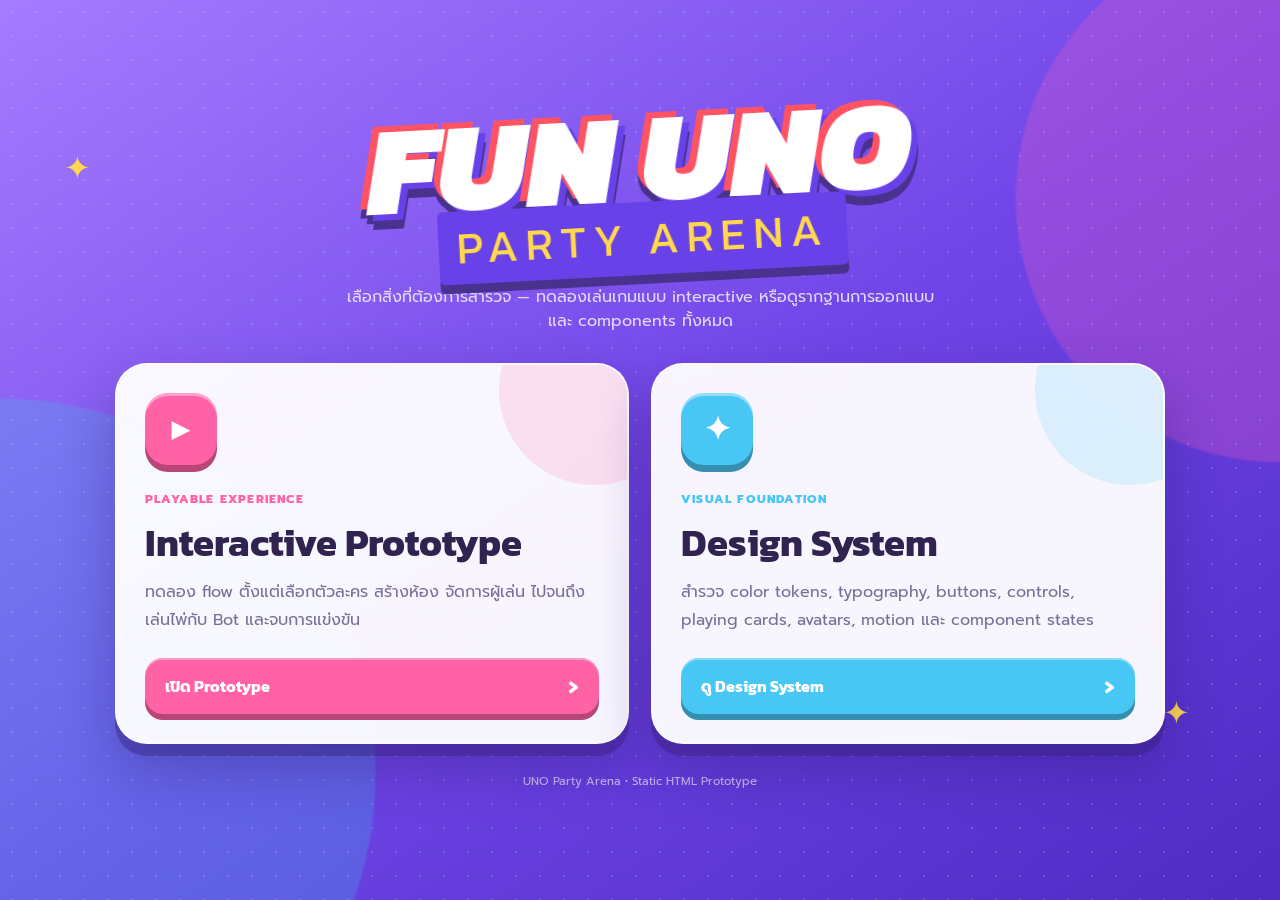
<file: index.html>
<!doctype html>
<html lang="th">
  <head>
    <meta charset="utf-8" />
    <meta name="viewport" content="width=device-width,initial-scale=1" />
    <meta name="theme-color" content="#6842e8" />
    <meta
      name="description"
      content="UNO Party Arena — เลือกดู Interactive Prototype หรือ Design System"
    />
    <title>UNO Party Arena — Project Hub</title>
    <link rel="stylesheet" href="./styles.css" />
    <style>
      .hub {
        min-height: 100svh;
        position: relative;
        overflow: hidden;
        display: grid;
        place-items: center;
        padding: 42px 24px;
        color: #fff;
        background:
          radial-gradient(
            circle at 100% 22%,
            #e65ac74d 0 18%,
            transparent 18.2%
          ),
          radial-gradient(circle at 0 86%, #3bc3eb3d 0 25%, transparent 25.2%),
          linear-gradient(145deg, #a57bff, #7045e8 52%, #4e2bc3);
      }
      .hub::before {
        content: '';
        position: absolute;
        inset: 0;
        pointer-events: none;
        opacity: 0.16;
        background-image: radial-gradient(#fff 1px, transparent 1px);
        background-size: 24px 24px;
      }
      .hub-shell {
        width: min(1050px, 100%);
        position: relative;
        z-index: 1;
        text-align: center;
      }
      .hub-logo {
        margin-bottom: 18px;
      }
      .hub-logo .logo.big {
        margin: 0;
      }
      .hub-copy {
        color: #ffffffc9;
        max-width: 600px;
        margin: 10px auto 30px;
      }
      .hub-options {
        display: grid;
        grid-template-columns: repeat(2, minmax(0, 1fr));
        gap: 22px;
      }
      .hub-card {
        min-height: 330px;
        position: relative;
        overflow: hidden;
        display: flex;
        flex-direction: column;
        align-items: flex-start;
        text-align: left;
        padding: 28px;
        border: 2px solid #ffffff5c;
        border-radius: 32px;
        color: var(--text);
        background: #fffffff2;
        box-shadow:
          0 12px 0 #34207866,
          0 25px 55px #29146255;
        text-decoration: none;
        transition:
          transform 0.22s var(--bounce),
          box-shadow 0.22s;
      }
      .hub-card:hover {
        transform: translateY(-7px) rotate(-0.4deg);
        box-shadow:
          0 17px 0 #34207866,
          0 32px 65px #29146266;
      }
      .hub-card:nth-child(2):hover {
        transform: translateY(-7px) rotate(0.4deg);
      }
      .hub-card::after {
        content: '';
        position: absolute;
        width: 190px;
        height: 190px;
        border-radius: 50%;
        right: -62px;
        top: -70px;
        background: var(--card-accent);
        opacity: 0.16;
      }
      .hub-card.prototype {
        --card-accent: var(--s);
      }
      .hub-card.system {
        --card-accent: var(--info);
      }
      .hub-icon {
        width: 72px;
        height: 72px;
        display: grid;
        place-items: center;
        border-radius: 23px;
        color: #fff;
        font: 800 2rem Kanit;
        background: var(--card-accent);
        box-shadow:
          inset 0 3px #ffffff66,
          0 7px 0 color-mix(in srgb, var(--card-accent), #000 28%);
      }
      .hub-tag {
        margin: 25px 0 7px;
        color: var(--card-accent);
        font-weight: 800;
        font-size: 0.75rem;
        letter-spacing: 0.1em;
        text-transform: uppercase;
      }
      .hub-card h2 {
        font-size: clamp(1.7rem, 3vw, 2.35rem);
        margin-bottom: 8px;
      }
      .hub-card p {
        color: var(--muted);
        line-height: 1.7;
        margin-bottom: 24px;
      }
      .hub-link {
        margin-top: auto;
        width: 100%;
        min-height: 56px;
        display: flex;
        align-items: center;
        justify-content: space-between;
        padding: 0 20px;
        border-radius: 18px;
        color: #fff;
        background: var(--card-accent);
        font: 700 1rem Kanit;
        box-shadow:
          inset 0 2px #ffffff55,
          0 6px 0 color-mix(in srgb, var(--card-accent), #000 28%);
      }
      .hub-link b {
        font-size: 1.7rem;
      }
      .hub-foot {
        margin-top: 28px;
        font-size: 0.72rem;
        color: #ffffffa6;
      }
      .hub-spark {
        position: absolute;
        color: var(--a);
        font-size: 2rem;
        animation: float 3s ease-in-out infinite;
      }
      .spark-1 {
        left: 5%;
        top: 16%;
      }
      .spark-2 {
        right: 7%;
        bottom: 18%;
        animation-delay: -1.4s;
      }
      @media (max-width: 700px) {
        .hub {
          padding: 30px 18px;
          align-items: start;
        }
        .hub-logo .logo.big strong {
          font-size: 2.7rem;
          text-shadow:
            -3px -3px var(--danger),
            3px 3px var(--p);
        }
        .hub-logo .logo.big span {
          font-size: 0.78rem;
        }
        .hub-copy {
          font-size: 0.86rem;
          margin-bottom: 22px;
        }
        .hub-options {
          grid-template-columns: 1fr;
          gap: 16px;
        }
        .hub-card {
          min-height: 245px;
          padding: 20px;
          border-radius: 25px;
        }
        .hub-icon {
          width: 58px;
          height: 58px;
          border-radius: 18px;
          font-size: 1.5rem;
        }
        .hub-tag {
          margin-top: 18px;
        }
        .hub-card h2 {
          font-size: 1.55rem;
        }
        .hub-card p {
          font-size: 0.78rem;
          margin-bottom: 17px;
        }
      }
    </style>
  </head>
  <body>
    <main class="hub">
      <span class="hub-spark spark-1" aria-hidden="true">✦</span
      ><span class="hub-spark spark-2" aria-hidden="true">✦</span>
      <section class="hub-shell">
        <header class="hub-logo">
          <div class="logo big">
            <strong>FUN UNO</strong><span>PARTY ARENA</span>
          </div>
          <p class="hub-copy">
            เลือกสิ่งที่ต้องการสำรวจ — ทดลองเล่นเกมแบบ interactive
            หรือดูรากฐานการออกแบบและ components ทั้งหมด
          </p>
        </header>
        <nav class="hub-options" aria-label="เลือกเนื้อหา">
          <a class="hub-card prototype" href="./prototype.html"
            ><span class="hub-icon" aria-hidden="true">▶</span
            ><span class="hub-tag">Playable experience</span>
            <h2>Interactive Prototype</h2>
            <p>
              ทดลอง flow ตั้งแต่เลือกตัวละคร สร้างห้อง จัดการผู้เล่น
              ไปจนถึงเล่นไพ่กับ Bot และจบการแข่งขัน
            </p>
            <span class="hub-link">เปิด Prototype <b>›</b></span></a
          >
          <a class="hub-card system" href="./design-system.html"
            ><span class="hub-icon" aria-hidden="true">✦</span
            ><span class="hub-tag">Visual foundation</span>
            <h2>Design System</h2>
            <p>
              สำรวจ color tokens, typography, buttons, controls, playing cards,
              avatars, motion และ component states
            </p>
            <span class="hub-link">ดู Design System <b>›</b></span></a
          >
        </nav>
        <footer class="hub-foot">
          UNO Party Arena • Static HTML Prototype
        </footer>
      </section>
    </main>
  </body>
</html>
</file>
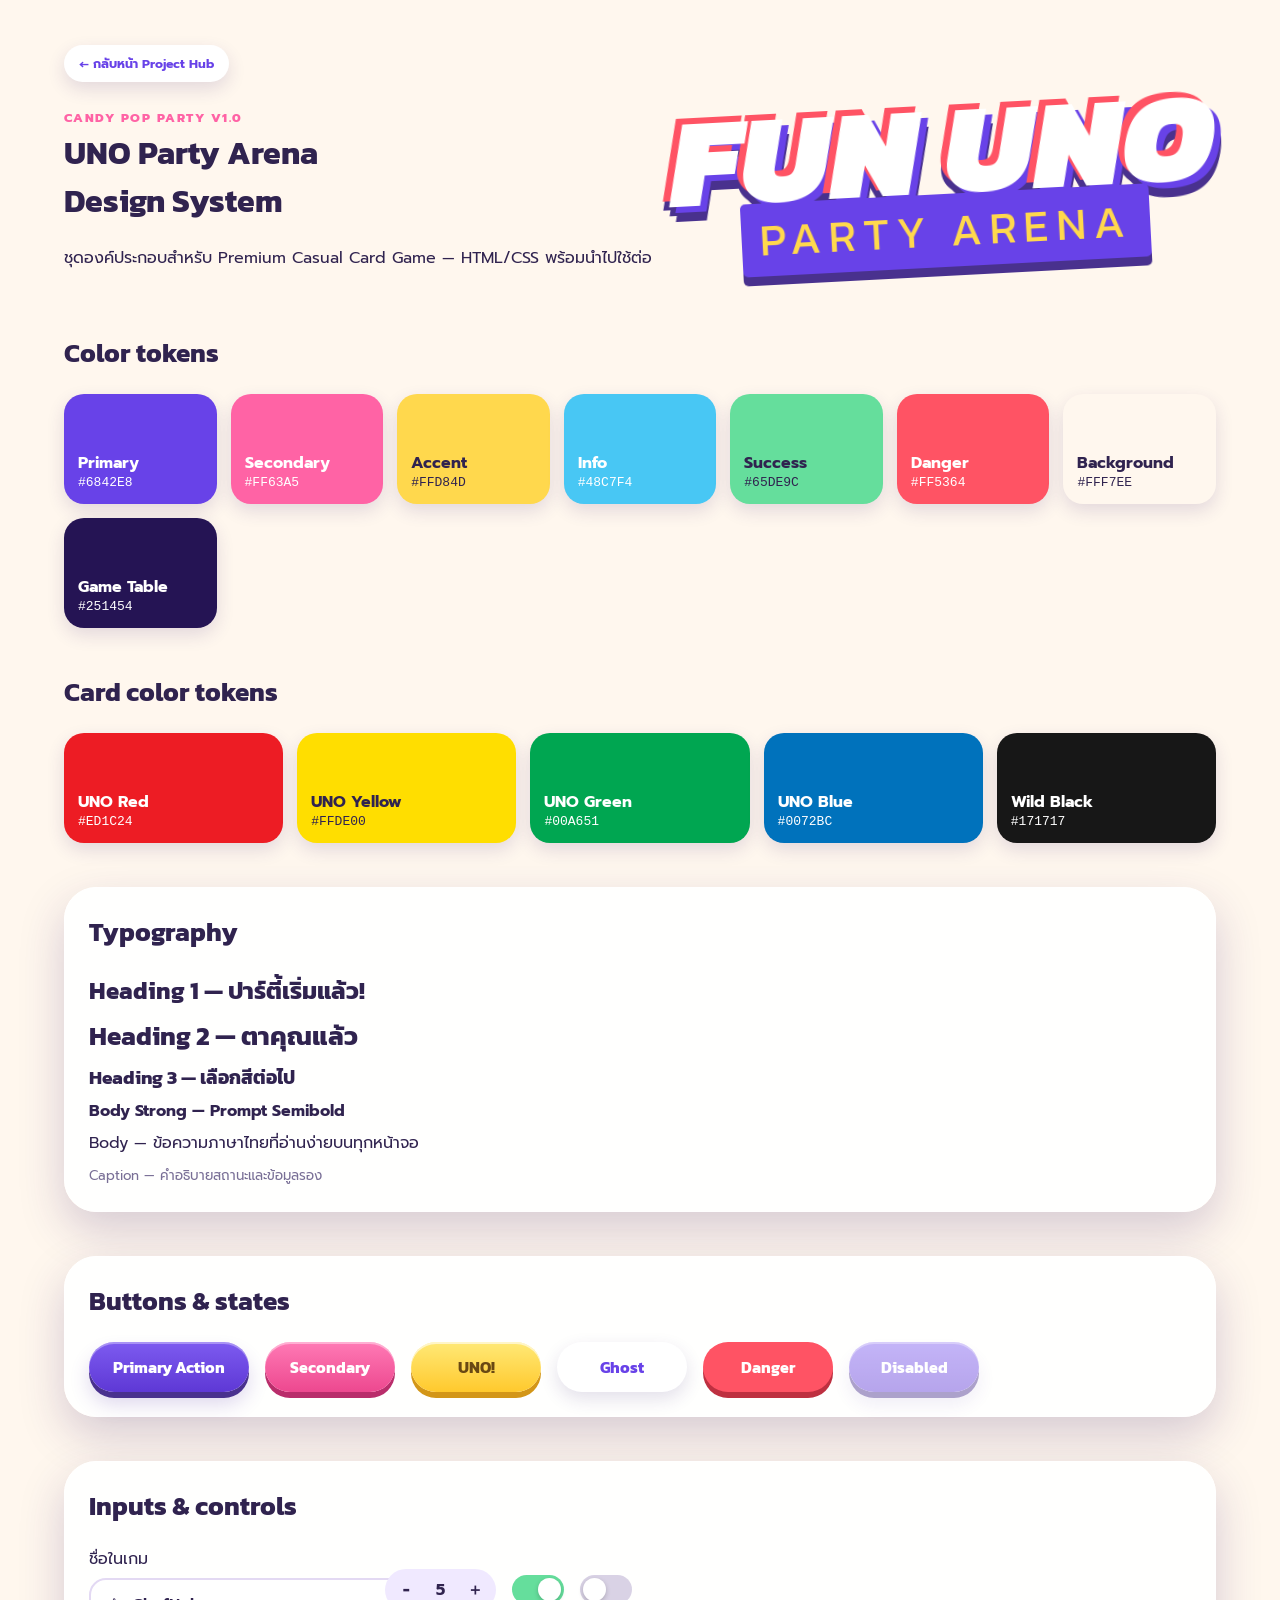
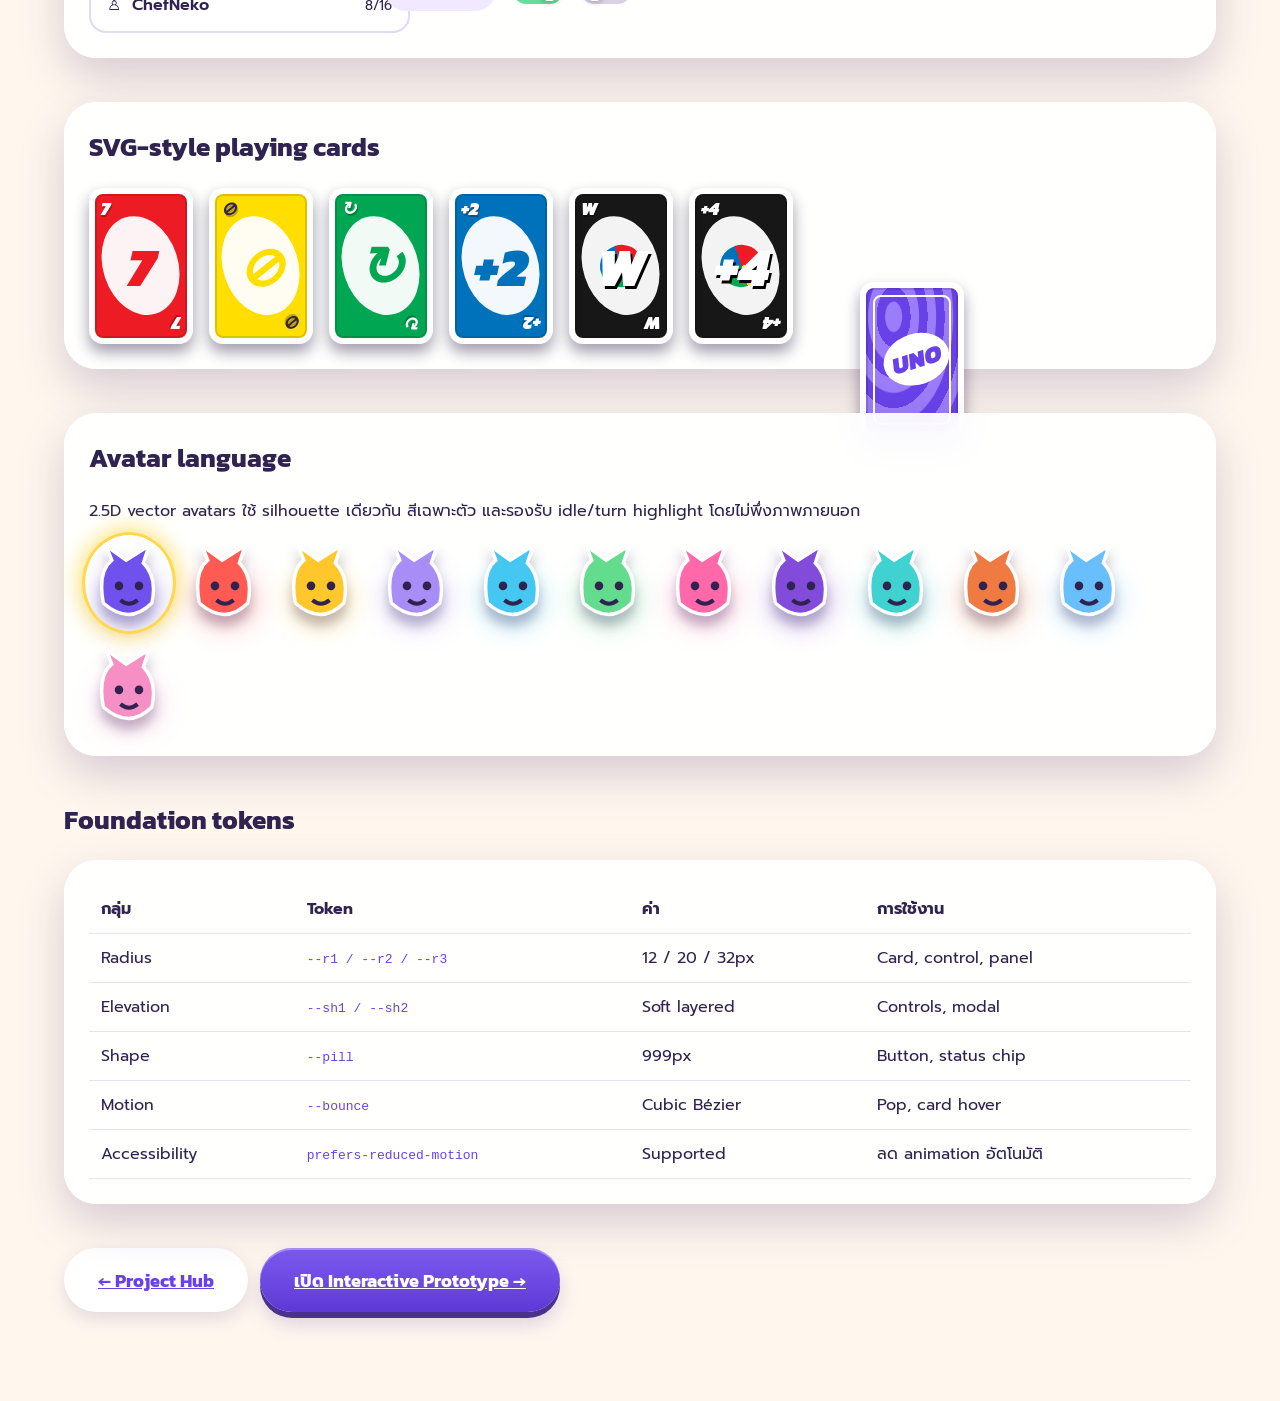
<file: design-system.html>
<!doctype html>
<html lang="th">
  <head>
    <meta charset="utf-8" />
    <meta name="viewport" content="width=device-width,initial-scale=1" />
    <title>UNO Party Arena — Design System</title>
    <link rel="stylesheet" href="styles.css" />
  </head>
  <body>
    <main class="design-page">
      <a class="design-hub-link" href="./index.html">← กลับหน้า Project Hub</a>
      <header class="design-head">
        <div>
          <span class="eyebrow">Candy Pop Party v1.0</span>
          <h1>UNO Party Arena<br />Design System</h1>
          <p>
            ชุดองค์ประกอบสำหรับ Premium Casual Card Game — HTML/CSS
            พร้อมนำไปใช้ต่อ
          </p>
        </div>
        <div class="logo big">
          <strong>FUN UNO</strong><span>PARTY ARENA</span>
        </div>
      </header>
      <section class="design-section">
        <h2>Color tokens</h2>
        <div class="swatches">
          <div class="swatch" style="background: var(--p)">
            <b>Primary</b><code>#6842E8</code>
          </div>
          <div class="swatch" style="background: var(--s)">
            <b>Secondary</b><code>#FF63A5</code>
          </div>
          <div class="swatch light" style="background: var(--a)">
            <b>Accent</b><code>#FFD84D</code>
          </div>
          <div class="swatch" style="background: var(--info)">
            <b>Info</b><code>#48C7F4</code>
          </div>
          <div class="swatch light" style="background: var(--ok)">
            <b>Success</b><code>#65DE9C</code>
          </div>
          <div class="swatch" style="background: var(--danger)">
            <b>Danger</b><code>#FF5364</code>
          </div>
          <div class="swatch light" style="background: var(--bg)">
            <b>Background</b><code>#FFF7EE</code>
          </div>
          <div class="swatch" style="background: var(--table)">
            <b>Game Table</b><code>#251454</code>
          </div>
        </div>
      </section>
      <section class="design-section">
        <h2>Card color tokens</h2>
        <div class="swatches">
          <div class="swatch" style="background: var(--red)">
            <b>UNO Red</b><code>#ED1C24</code>
          </div>
          <div class="swatch light" style="background: var(--yellow)">
            <b>UNO Yellow</b><code>#FFDE00</code>
          </div>
          <div class="swatch" style="background: var(--green)">
            <b>UNO Green</b><code>#00A651</code>
          </div>
          <div class="swatch" style="background: var(--blue)">
            <b>UNO Blue</b><code>#0072BC</code>
          </div>
          <div class="swatch" style="background: var(--wild)">
            <b>Wild Black</b><code>#171717</code>
          </div>
        </div>
      </section>
      <section class="design-section component-panel panel">
        <h2>Typography</h2>
        <div class="type-scale">
          <h1>Heading 1 — ปาร์ตี้เริ่มแล้ว!</h1>
          <h2>Heading 2 — ตาคุณแล้ว</h2>
          <h3>Heading 3 — เลือกสีต่อไป</h3>
          <p><b>Body Strong — Prompt Semibold</b></p>
          <p>Body — ข้อความภาษาไทยที่อ่านง่ายบนทุกหน้าจอ</p>
          <small style="color: var(--muted)"
            >Caption — คำอธิบายสถานะและข้อมูลรอง</small
          >
        </div>
      </section>
      <section class="design-section component-panel panel">
        <h2>Buttons & states</h2>
        <div class="showcase states">
          <button class="btn">Primary Action</button
          ><button class="btn secondary">Secondary</button
          ><button class="btn yellow">UNO!</button
          ><button class="btn white">Ghost</button
          ><button class="btn danger">Danger</button
          ><button class="btn" disabled>Disabled</button>
        </div>
      </section>
      <section class="design-section component-panel panel">
        <h2>Inputs & controls</h2>
        <div class="showcase">
          <label class="field" style="width: 280px"
            >ชื่อในเกม
            <div class="input">
              <span>♙</span><input value="ChefNeko" /><small>8/16</small>
            </div></label
          >
          <div class="stepper">
            <button>−</button><strong>5</strong><button>＋</button>
          </div>
          <button class="toggle on"><i></i></button
          ><button class="toggle"><i></i></button>
        </div>
      </section>
      <section class="design-section component-panel panel">
        <h2>SVG-style playing cards</h2>
        <div class="showcase" id="cards"></div>
      </section>
      <section class="design-section component-panel panel">
        <h2>Avatar language</h2>
        <p>
          2.5D vector avatars ใช้ silhouette เดียวกัน สีเฉพาะตัว และรองรับ
          idle/turn highlight โดยไม่พึ่งภาพภายนอก
        </p>
        <div class="showcase" id="avatars"></div>
      </section>
      <section class="design-section">
        <h2>Foundation tokens</h2>
        <div class="panel component-panel">
          <table class="token-table">
            <thead>
              <tr>
                <th>กลุ่ม</th>
                <th>Token</th>
                <th>ค่า</th>
                <th>การใช้งาน</th>
              </tr>
            </thead>
            <tbody>
              <tr>
                <td>Radius</td>
                <td><code>--r1 / --r2 / --r3</code></td>
                <td>12 / 20 / 32px</td>
                <td>Card, control, panel</td>
              </tr>
              <tr>
                <td>Elevation</td>
                <td><code>--sh1 / --sh2</code></td>
                <td>Soft layered</td>
                <td>Controls, modal</td>
              </tr>
              <tr>
                <td>Shape</td>
                <td><code>--pill</code></td>
                <td>999px</td>
                <td>Button, status chip</td>
              </tr>
              <tr>
                <td>Motion</td>
                <td><code>--bounce</code></td>
                <td>Cubic Bézier</td>
                <td>Pop, card hover</td>
              </tr>
              <tr>
                <td>Accessibility</td>
                <td><code>prefers-reduced-motion</code></td>
                <td>Supported</td>
                <td>ลด animation อัตโนมัติ</td>
              </tr>
            </tbody>
          </table>
        </div>
      </section>
      <footer class="design-section">
        <a class="btn white lg" href="./index.html">← Project Hub</a>
        <a class="btn lg" href="prototype.html">เปิด Interactive Prototype →</a>
      </footer>
    </main>
    <script>
      const av = [
        ['#6f52ed', 'แมวนินจา'],
        ['#ff5b52', 'มังกรไฟ'],
        ['#ffc72c', 'จิ้งจอกสายฟ้า'],
        ['#a88df7', 'ผีน้อย'],
        ['#44c8f2', 'นักสำรวจ'],
        ['#64dc8e', 'ไดโนพังก์'],
        ['#ff69aa', 'สไลม์'],
        ['#824bd9', 'จอมเวท'],
        ['#3fd2d0', 'โรบอท'],
        ['#ef7b43', 'โจรสลัด'],
        ['#69bffc', 'หมาป่า'],
        ['#f58fc4', 'กระต่าย'],
      ];
      document.querySelector('#avatars').innerHTML = av
        .map(
          (a, i) =>
            `<div title="${a[1]}" class="avatar ${i === 0 ? 'turn' : ''}" style="--av:${a[0]}"><svg viewBox="0 0 28 30"><path d="M5 22Q3 11 8 7L6 2l7 5 8-5-2 6q5 5 3 14Q14 30 5 22" fill="${a[0]}" stroke="#fff" stroke-width="1.2"/><circle cx="10.5" cy="16" r="1.5" fill="#30234f"/><circle cx="17.5" cy="16" r="1.5" fill="#30234f"/><path d="M11 21q3 2.5 6 0" fill="none" stroke="#30234f" stroke-width="1.4"/></svg></div>`
        )
        .join('');
      const cs = [
        ['red', '7'],
        ['yellow', '⊘'],
        ['green', '↻'],
        ['blue', '+2'],
        ['wild', 'W'],
        ['wild', '+4'],
      ];
      document.querySelector('#cards').innerHTML =
        cs
          .map(
            (c) =>
              `<div class="card ${c[0]}"><span class="corner">${c[1]}</span><div class="face"><b>${c[1]}</b></div><span class="corner bottom">${c[1]}</span></div>`
          )
          .join('') +
        '<div class="card back"><div class="face"><b>UNO</b></div></div>';
    </script>
  </body>
</html>
</file>
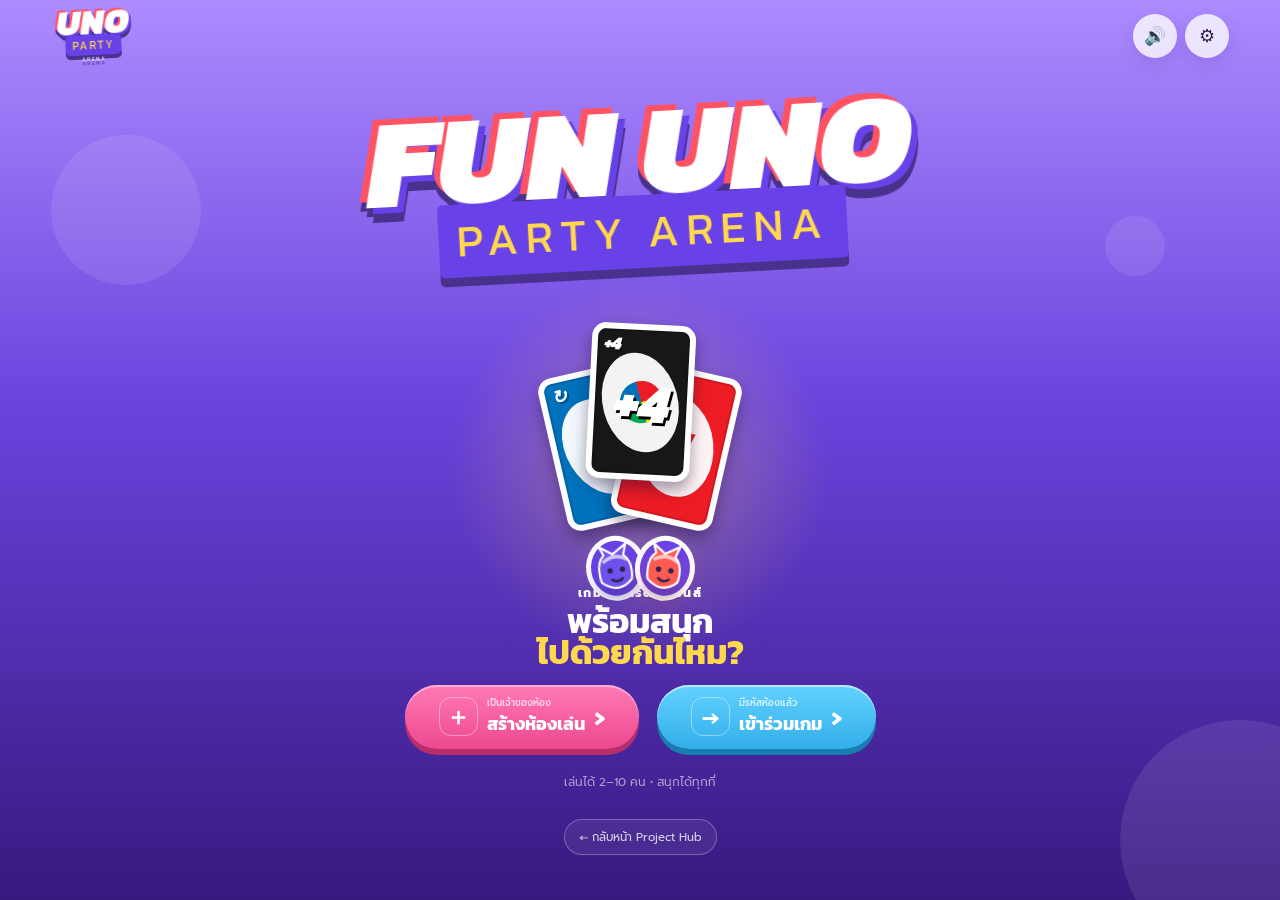
<file: prototype.html>
<!doctype html>
<html lang="th">
  <head>
    <meta charset="utf-8" />
    <meta name="viewport" content="width=device-width,initial-scale=1" />
    <meta name="theme-color" content="#6842e8" />
    <title>UNO Party Arena — Interactive HTML Prototype</title>
    <link rel="stylesheet" href="styles.css" />
  </head>
  <body>
    <div class="app">
      <header class="topbar" id="topbar">
        <button class="brand" data-go="home" aria-label="หน้าแรก">
          <span class="logo"
            ><strong>UNO</strong><span>PARTY</span><small>ARENA</small></span
          >
        </button>
        <div class="top-actions">
          <button class="icon" id="soundBtn" aria-label="เปิดปิดเสียง">
            🔊</button
          ><button class="icon" data-modal="settings" aria-label="ตั้งค่า">
            ⚙
          </button>
        </div>
      </header>
      <main class="screen screen--center home active" data-screen="home">
        <i class="float-shape fs1"></i><i class="float-shape fs2"></i
        ><i class="float-shape fs3"></i>
        <section class="hero">
          <div class="logo big"><strong>FUN UNO</strong><span>PARTY ARENA</span></div>
          <div class="hero-card-stack" aria-hidden="true">
            <div class="card blue hero-card h-left"><span class="corner">↻</span><div class="face"><b>↻</b></div></div>
            <div class="card red hero-card h-right"><span class="corner">5</span><div class="face"><b>5</b></div></div>
            <div class="card wild hero-card h-main"><span class="corner">+4</span><div class="face"><b>+4</b></div></div>
          </div>
          <div class="hero-cast" id="heroCast"></div>
          <span class="eyebrow hero-kicker">เกมไพ่ปาร์ตี้สุดมันส์</span>
          <h1>พร้อมสนุก<br /><em>ไปด้วยกันไหม?</em></h1>
          <div class="hero-actions">
            <button class="btn secondary lg" data-go="avatar"><span class="btn-symbol">＋</span><span><small>เป็นเจ้าของห้อง</small>สร้างห้องเล่น</span><b>›</b></button>
            <button class="btn info lg" data-go="join"><span class="btn-symbol">→</span><span><small>มีรหัสห้องแล้ว</small>เข้าร่วมเกม</span><b>›</b></button>
          </div>
          <p class="mock-note">เล่นได้ 2–10 คน • สนุกได้ทุกที่</p>
          <a class="hub-home-link" href="./index.html">← กลับหน้า Project Hub</a>
        </section>
      </main>
      <main class="screen portrait" data-screen="avatar">
        <button class="back" data-go="home">← กลับ</button>
        <div class="title">
          <span class="eyebrow">เลือกคู่หูของคุณ</span>
          <h1>ใครจะลงสนาม?</h1>
          <p>เลือกตัวละครที่ใช่ แล้วตั้งชื่อให้จำง่าย</p>
        </div>
        <section class="avatar-stage">
          <div id="avatarPreview"></div>
          <h2 id="avatarTitle"></h2>
        </section>
        <label class="field"
          >ชื่อในเกม
          <div class="input">
            <span>♙</span
            ><input id="nickname" maxlength="16" value="ChefNeko" /><small
              id="nameCount"
              >8/16</small
            >
          </div></label
        >
        <div class="avatar-grid" id="avatarGrid"></div>
        <div class="footer-actions">
          <button class="btn white" id="randomAvatar">⤨ สุ่มให้ฉัน</button
          ><button class="btn" data-go="create">ไปต่อ →</button>
        </div>
      </main>
      <main class="screen portrait create" data-screen="create">
        <button class="back" data-go="avatar">←</button>
        <div class="title mobile-title"><span class="eyebrow">ตั้งค่าห้อง</span><h1>สร้างห้องเล่น</h1></div>
        <div class="create-table-visual" id="createTableCast"></div>
        <section class="panel form-card">
          <label class="field">ชื่อห้อง
            <div class="input"><input id="roomName" value="ปาร์ตี้บ้านเรา" maxlength="24" /></div>
          </label>
          <div class="row">
            <div><b>จำนวนผู้เล่น</b><small>คนที่เข้ามาเกินจะเป็นผู้ชมอัตโนมัติ</small></div>
            <div class="stepper">
              <button data-step="-1">−</button><strong id="capacity">5</strong
              ><button data-step="1">＋</button>
            </div>
          </div>
          <div class="row"><div><b>กติกาพื้นฐาน</b><small>จั่ว 1 ใบ และลงไพ่ที่จั่วได้ทันที</small></div><strong class="rule-pill">มาตรฐาน</strong></div>
          <div class="row">
            <div><b>Stack +2 / +4</b><small>กติกามาตรฐานไม่อนุญาตให้ Stack</small></div>
            <strong class="rule-pill">ปิด</strong>
          </div>
          <div class="row">
            <div><b>Wild +4</b><small>ลงได้เมื่อไม่มีไพ่สีปัจจุบันในมือ</small></div>
            <strong class="rule-pill">มาตรฐาน</strong>
          </div>
          <button class="btn secondary lg" id="createRoom">สร้างห้องเลย <b>›</b></button>
        </section>
      </main>
      <main class="screen screen--center" data-screen="join">
        <button class="back" data-go="home">← กลับ</button>
        <section class="join-box">
          <div class="join-cast" id="joinCast"></div>
          <div class="title">
            <span class="eyebrow">เพื่อนรออยู่!</span>
            <h1>ใส่รหัสห้อง</h1>
            <p>ลองรหัส Demo 7749</p>
          </div>
          <div class="code-input" id="codeBoxes">
            <span>7</span><span>7</span><span>4</span><span>9</span
            ><input
              id="roomCode"
              value="7749"
              inputmode="numeric"
              maxlength="4"
            />
          </div>
          <button class="btn lg" id="joinRoom">↪ เข้าห้อง 7749</button>
          <p class="mock-note">
            Demo Mode: เปิดห้องจำลองบนอุปกรณ์นี้ ไม่ซิงก์ข้ามอุปกรณ์
          </p>
        </section>
      </main>
      <main class="screen lobby" data-screen="lobby">
        <button class="back" data-go="home">← ออกจากห้อง</button>
        <div class="lobby-head">
          <div>
            <span class="eyebrow">ห้องของ ChefNeko</span>
            <h1 id="lobbyName">ปาร์ตี้บ้านเชฟ</h1>
            <p>● พร้อมเริ่มเกม • รหัส <span class="room-code">7749</span></p>
          </div>
          <button class="btn secondary" data-modal="invite">↗ ชวนเพื่อน</button>
        </div>
        <section class="panel lobby-table">
          <div class="table-center-label">
            <div class="logo"><strong>UNO</strong><span>PARTY</span></div>
            <strong id="seatCount">5/5</strong><small>ผู้เล่นพร้อม</small>
          </div>
          <div class="seats" id="playerSeats"></div>
        </section>
        <section class="spectator">
          <header>
            <h2>◉ โซนผู้ชม <small id="specCount">2 คน</small></h2>
            <button class="btn white" id="addBot">＋ เพิ่ม Bot จำลอง</button>
          </header>
          <div class="spectator-list" id="spectatorList"></div>
        </section>
        <footer class="lobby-foot">
          <span>🔓 ห้องเปิด • คนใหม่จะเป็นผู้ชมเมื่อที่นั่งเต็ม</span
          ><button class="btn lg" id="startGame">🎮 เริ่มเกม!</button>
        </footer>
      </main>
      <main class="screen game" data-screen="game">
        <div class="game-hud">
          <button class="brand" data-modal="pause">
            <span class="logo"><strong>UNO</strong><span>PARTY</span></span>
          </button>
          <div class="turn-pill" id="turnPill">● <b>ChefNeko</b> กำลังเล่น</div>
          <button class="icon" data-modal="pause">☰</button>
        </div>
        <section class="table">
          <div class="felt"></div>
          <div class="opponents" id="opponents"></div>
          <div class="center-piles">
            <div class="pile">
              <div id="drawPile"></div>
              <small id="deckCount">80 ใบ</small>
            </div>
            <div class="pile">
              <div id="discard"></div>
              <small>กองทิ้ง</small>
            </div>
          </div>
          <div class="color-now c-red" id="currentColor"><i></i>สีปัจจุบัน</div>
        </section>
        <section class="local-dock">
          <div class="local-user" id="localUser"></div>
          <div class="hand" id="playerHand"></div>
          <div class="game-actions">
            <button class="btn yellow" id="unoBtn" disabled>UNO!</button
            ><button class="btn secondary" id="drawBtn">＋ จั่วไพ่</button>
          </div>
        </section>
        <div class="toast hidden" id="toast"></div>
        <div class="uno-burst hidden" id="unoBurst">UNO!</div>
          <div class="winner-burst hidden" id="winnerBurst"><small>ลงไพ่ใบสุดท้าย!</small><strong id="winnerBurstName"></strong><span>ชนะรอบนี้ 🏆</span></div>
      </main>
      <main class="screen screen--center result" data-screen="result">
        <section>
          <div class="trophy">🏆</div>
          <span class="eyebrow">ผู้ชนะของรอบนี้</span>
          <h1 id="winnerName">ChefNeko</h1>
          <div id="winnerAvatar"></div>
          <div class="panel rank">
            <h2>อันดับผู้เล่น</h2>
            <div id="ranking"></div>
          </div>
          <div class="result-actions">
            <button class="btn lg" id="rematch">↻ เล่นอีกครั้ง</button
            ><button class="btn secondary lg" data-go="lobby">
              ♙ กลับล็อบบี้
            </button>
          </div>
        </section>
      </main>
      <div class="overlay hidden" id="modal-settings">
        <section class="modal">
          <div class="modal-head">
            <h2>ตั้งค่า</h2>
            <button class="close" data-close>×</button>
          </div>
          <div class="row">
            <div><b>เสียงประกอบ</b><small>จำลองสถานะใน prototype</small></div>
            <button class="toggle on" id="soundToggle"><i></i></button>
          </div>
          <div class="row">
            <div>
              <b>ลดการเคลื่อนไหว</b
              ><small>ระบบจะเคารพ prefers-reduced-motion</small>
            </div>
            <strong>อัตโนมัติ</strong>
          </div>
        </section>
      </div>
      <div class="overlay hidden" id="modal-invite">
        <section class="modal invite">
          <div class="modal-head">
            <h2>ชวนเพื่อนเข้าปาร์ตี้</h2>
            <button class="close" data-close>×</button>
          </div>
          <div class="qr" aria-label="QR placeholder for demo URL"></div>
          <span>รหัสห้อง</span>
          <h1 class="room-code">7749</h1>
          <div class="copybox">
            <code id="inviteUrl"></code><button id="copyLink">⧉</button>
          </div>
          <button class="btn" id="copyLink2">⧉ คัดลอกลิงก์</button>
          <button class="btn secondary" id="shareLine">LINE แชร์</button>
          <p class="mock-note">
            ลิงก์นี้เปิด Demo Join Flow เท่านั้น ไม่ใช่ multiplayer จริง
          </p>
        </section>
      </div>
      <div class="overlay hidden" id="modal-pause">
        <section class="modal">
          <div class="modal-head">
            <h2>พักเกม</h2>
            <button class="close" data-close>×</button>
          </div>
          <p>Bot จะหยุดระหว่างเปิดเมนูนี้</p>
          <button class="btn" data-close>เล่นต่อ</button>
          <button class="btn danger" data-go="lobby">กลับล็อบบี้</button>
        </section>
      </div>
      <div class="overlay hidden" id="wildPicker">
        <section class="modal wild-picker">
          <h2>เลือกสีต่อไป!</h2>
          <p>พลัง Wild อยู่ในมือคุณ</p>
          <div class="wild-options">
            <button class="c-red" data-color="red"><i></i>แดง</button
            ><button class="c-yellow" data-color="yellow"><i></i>เหลือง</button
            ><button class="c-green" data-color="green"><i></i>เขียว</button
            ><button class="c-blue" data-color="blue"><i></i>น้ำเงิน</button>
          </div>
        </section>
      </div>
    </div>
    <script src="prototype.js"></script>
  </body>
</html>
</file>
<file: styles.css>
@import url('https://fonts.googleapis.com/css2?family=Kanit:wght@400;500;600;700;800;900&family=Prompt:wght@400;500;600;700&display=swap');
:root{--p:#6842e8;--pl:#9b80f5;--pd:#49318e;--s:#ff63a5;--a:#ffd84d;--info:#48c7f4;--ok:#65de9c;--danger:#ff5364;--bg:#fff7ee;--surface:#fff;--sp:#f0e9ff;--text:#30234f;--muted:#796f96;--table:#251454;--red:#ed1c24;--yellow:#ffde00;--green:#00a651;--blue:#0072bc;--wild:#171717;--r1:12px;--r2:20px;--r3:32px;--pill:999px;--sh1:0 7px 18px #39217024;--sh2:0 18px 45px #39217035;--bounce:cubic-bezier(.2,.9,.35,1.25)}
*{box-sizing:border-box}html,body{margin:0;min-height:100%;font-family:Prompt,sans-serif;color:var(--text);background:var(--bg)}button,input,select{font:inherit;color:inherit}button{cursor:pointer}button:focus-visible,input:focus-visible{outline:3px solid var(--a);outline-offset:3px}h1,h2,h3,p{margin-top:0}h1,h2,h3,.btn,.logo{font-family:Kanit,sans-serif}.hidden{display:none!important}.app{min-height:100vh;overflow:hidden;background:radial-gradient(circle at 10% 10%,#fff 0 3%,transparent 3.2%),linear-gradient(145deg,#fffaf4,#f7efff 58%,#e9f8ff)}.screen{display:none;min-height:100vh;padding:94px clamp(18px,5vw,68px) 36px;animation:screenIn .32s ease}.screen.active{display:block}.screen--center.active{display:grid;place-items:center}.topbar{position:fixed;z-index:100;inset:0 0 auto;height:72px;display:flex;justify-content:space-between;align-items:center;padding:10px clamp(18px,4vw,54px);pointer-events:none}.topbar>*{pointer-events:auto}.top-actions{display:flex;gap:8px}.icon{border:0;background:#ffffffc9;box-shadow:var(--sh1);width:44px;height:44px;border-radius:50%;display:grid;place-items:center;font-size:1.1rem}.brand{border:0;background:none}.logo{display:inline-grid;place-items:center;filter:drop-shadow(0 4px 0 var(--pd));transform:rotate(-3deg);color:#fff}.logo strong{font-size:2.15rem;font-weight:900;font-style:italic;line-height:.72;text-shadow:-2px -2px 0 var(--danger),2px 2px 0 var(--p)}.logo span{font-size:.7rem;letter-spacing:.16em;background:var(--p);color:var(--a);padding:2px 7px;border-radius:5px}.logo small{font-size:.34rem;letter-spacing:.25em}.logo.big{filter:drop-shadow(0 9px 0 var(--pd))}.logo.big strong{font-size:clamp(5rem,12vw,8rem);text-shadow:-6px -6px 0 var(--danger),6px 6px 0 var(--p)}.logo.big span{font-size:clamp(1.5rem,4vw,2.8rem);padding:3px 18px}.logo.big small{font-size:.8rem}.btn{border:0;border-radius:var(--pill);min-height:50px;padding:0 24px;display:inline-flex;align-items:center;justify-content:center;gap:9px;font-weight:700;color:#fff;background:linear-gradient(#7d5bf0,#5e38d5);box-shadow:inset 0 2px #ffffff55,0 6px 0 var(--pd),0 12px 20px #5532a933;transition:.17s}.btn:hover{transform:translateY(-3px);filter:saturate(1.15)}.btn:active{transform:translateY(3px);box-shadow:0 2px 0 var(--pd)}.btn:disabled{opacity:.45;cursor:not-allowed;transform:none}.btn.secondary{background:linear-gradient(#ff7ab5,#ed488f);box-shadow:inset 0 2px #fff6,0 6px 0 #b92d6b}.btn.yellow{background:linear-gradient(#ffe977,#ffc92d);color:#694813;box-shadow:inset 0 2px #fff9,0 6px 0 #d39618}.btn.white{background:#fff;color:var(--p);box-shadow:var(--sh1)}.btn.danger{background:var(--danger);box-shadow:0 6px 0 #be3040}.btn.lg{min-height:64px;font-size:1.13rem;padding:0 34px}.panel{background:#ffffffed;border:1px solid #fff;border-radius:var(--r3);box-shadow:var(--sh2);backdrop-filter:blur(14px)}.back{position:absolute;top:94px;left:clamp(18px,4vw,54px);border:0;background:none;color:var(--muted);font-weight:600}.title{text-align:center}.title .eyebrow,.eyebrow{color:var(--s);font-weight:800;font-size:.77rem;text-transform:uppercase;letter-spacing:.12em}.title h1{font-size:clamp(2.2rem,5vw,3.5rem);line-height:1;margin:8px 0}.title p{color:var(--muted)}
.home{position:relative;background:radial-gradient(circle at 50% 52%,#ffd84d55,transparent 24%),linear-gradient(#ad8bff,#6a43dd 45%,#37197f);color:#fff}.home .hero{text-align:center;z-index:2}.hero p{opacity:.85}.hero-cast{height:190px;display:flex;align-items:end;justify-content:center;gap:clamp(8px,4vw,45px)}.hero-cast .avatar:first-child{transform:rotate(-8deg) translateY(22px)}.hero-cast .avatar:last-child{transform:rotate(8deg) translateY(22px)}.hero-actions{display:flex;justify-content:center;gap:18px}.float-shape{position:absolute;border-radius:50%;background:#ffffff17;animation:float 4s ease-in-out infinite}.fs1{width:150px;height:150px;left:4%;top:15%}.fs2{width:60px;height:60px;right:9%;top:24%;animation-delay:-2s}.fs3{width:240px;height:240px;right:-80px;bottom:-60px}.mock-note{font-size:.75rem;color:var(--muted);text-align:center}.home .mock-note{color:#ffffffa8;margin-top:24px}.avatar{--av:#6842e8;width:80px;height:88px;position:relative;display:grid;place-items:center;flex:none}.avatar.lg{width:140px;height:155px}.avatar.xl{width:180px;height:196px}.avatar:before{content:'';position:absolute;width:72%;height:55%;bottom:3%;background:var(--av);filter:blur(15px);opacity:.4;border-radius:50%}.avatar svg{width:100%;height:100%;position:relative;filter:drop-shadow(0 10px 6px #24154b44)}.avatar.turn:after{content:'';position:absolute;inset:-7px;border:3px solid var(--a);border-radius:50%;box-shadow:0 0 25px var(--a);animation:pulse 1.2s infinite}.portrait{max-width:850px;margin:auto;padding-top:125px}.avatar-stage{height:240px;display:grid;place-items:center;position:relative}.avatar-stage:before{content:'';position:absolute;width:240px;height:240px;border-radius:50%;background:repeating-conic-gradient(#ffd84d44 0 12deg,transparent 12deg 24deg);animation:spin 25s linear infinite}.avatar-stage h2{position:absolute;bottom:0;background:#fff;padding:7px 18px;border-radius:var(--pill);box-shadow:var(--sh1);font-size:1rem}.field{display:grid;gap:7px}.field label{font-weight:700;font-size:.85rem}.input{height:55px;border:2px solid #e3d9f3;border-radius:17px;background:#fff;display:flex;align-items:center;padding:0 16px;gap:9px}.input:focus-within{border-color:var(--p)}.input input{border:0;outline:0;min-width:0;flex:1;background:transparent;font-weight:600}.avatar-grid{display:grid;grid-template-columns:repeat(6,1fr);gap:9px;margin:18px 0}.avatar-grid button{height:77px;border:2px solid transparent;border-radius:18px;background:#fff;box-shadow:var(--sh1);display:grid;place-items:center}.avatar-grid button.selected{border-color:var(--p);background:var(--sp);transform:translateY(-3px)}.avatar-grid .avatar{width:53px;height:58px}.footer-actions{display:flex;justify-content:space-between;gap:15px}.form-card{padding:25px;margin:22px 0;display:grid}.row{min-height:66px;border-bottom:1px solid #eee8f6;display:flex;align-items:center;justify-content:space-between;gap:18px}.row:last-child{border:0}.row b,.row small{display:block}.row small{color:var(--muted);font-size:.72rem}.stepper{display:flex;align-items:center;background:var(--sp);padding:4px;border-radius:var(--pill)}.stepper button{width:34px;height:34px;border:0;border-radius:50%;background:transparent;font-weight:800}.stepper strong{width:35px;text-align:center}.toggle{width:52px;height:29px;padding:3px;border:0;border-radius:var(--pill);background:#d9d2e5}.toggle i{display:block;width:23px;height:23px;border-radius:50%;background:#fff;box-shadow:0 2px 5px #0003;transition:.2s}.toggle.on{background:var(--ok)}.toggle.on i{transform:translateX(23px)}.create .btn.lg{width:100%}.join-box{text-align:center;max-width:560px}.join-cast{display:flex;align-items:center;justify-content:center;gap:20px;margin-bottom:20px}.join-cast span{font-size:3rem;color:var(--s)}.code-input{display:flex;justify-content:center;gap:12px;margin:25px 0;position:relative}.code-input span{width:66px;height:78px;border:2px solid #ded3ef;background:#fff;border-radius:18px;display:grid;place-items:center;font:800 2.2rem Kanit;color:var(--p);box-shadow:var(--sh1)}.code-input input{position:absolute;opacity:0;inset:0}.join-box>.btn{width:min(100%,400px)}
.lobby{max-width:1250px;margin:auto}.lobby-head{display:flex;justify-content:space-between;align-items:end;margin:25px 0}.lobby-head h1{font-size:2.6rem;margin:5px 0}.lobby-head p{color:var(--muted)}.room-code{color:var(--p);font-size:1.2rem;letter-spacing:.18em;font-weight:800}.lobby-table{height:370px;position:relative;padding:30px;background:linear-gradient(145deg,#452986,#201147);overflow:hidden}.lobby-table:before{content:'';position:absolute;inset:38px 10%;border:3px solid #ffffff18;border-radius:50%}.table-center-label{position:absolute;left:50%;top:50%;transform:translate(-50%,-50%);color:#fff;text-align:center}.table-center-label strong{display:block;font:800 2rem Kanit}.seats{position:relative;z-index:2;display:grid;grid-template-columns:repeat(3,1fr);align-content:space-between;gap:88px 15%;height:100%}.person{min-width:190px;display:flex;align-items:center;gap:9px;background:#fff;border-radius:19px;padding:7px 10px;box-shadow:var(--sh1);position:relative}.person .avatar{width:58px;height:64px}.person-info{min-width:0;flex:1}.person-info b,.person-info small{display:block;white-space:nowrap;overflow:hidden;text-overflow:ellipsis}.person-info small{font-size:.65rem;color:var(--muted)}.person-actions{display:grid;gap:4px}.person-actions button{border:0;background:var(--sp);color:var(--p);border-radius:8px;width:29px;height:27px}.spectator{margin-top:22px}.spectator header{display:flex;justify-content:space-between;align-items:center}.spectator h2{font-size:1.1rem;margin:0}.spectator-list{display:flex;gap:12px;overflow:auto;padding:14px 2px}.spectator-list .person{min-width:220px}.lobby-foot{display:flex;justify-content:space-between;align-items:center;margin-top:22px;color:var(--muted);font-size:.75rem}
.card{--c:var(--wild);width:104px;aspect-ratio:2/3;position:relative;border:6px solid #fff;border-radius:14px;background:var(--c);color:#fff;box-shadow:0 8px 15px #12072f66,inset 0 0 0 2px #0002;overflow:hidden;flex:none}.card.red{--c:var(--red)}.card.yellow{--c:var(--yellow);color:var(--text)}.card.green{--c:var(--green)}.card.blue{--c:var(--blue)}.card.wild{--c:var(--wild)}.card:before{content:'';position:absolute;width:82%;height:70%;left:9%;top:15%;border-radius:50%;background:#fffffff2;transform:rotate(-18deg)}.card .corner{position:absolute;z-index:2;left:6px;top:1px;font:900 1.15rem Kanit;font-style:italic;text-shadow:1px 2px #0004}.card .corner.bottom{left:auto;top:auto;right:6px;bottom:1px;transform:rotate(180deg)}.card .face{position:absolute;z-index:1;inset:18%;display:grid;place-items:center;transform:rotate(-18deg)}.card .face b{font:900 3.4rem Kanit;font-style:italic;color:var(--c);transform:rotate(18deg)}.card.wild .face b{z-index:2;color:#fff;text-shadow:2px 3px #000}.card.wild .face:before{content:'';position:absolute;width:72%;aspect-ratio:1;border-radius:50%;background:conic-gradient(var(--red) 0 25%,var(--yellow) 0 50%,var(--green) 0 75%,var(--blue) 0)}.card.back{background:repeating-radial-gradient(ellipse at 30% 20%,#9c7df9 0 8px,#6842e8 9px 17px)}.card.back:before{inset:7px;width:auto;height:auto;border:2px solid #fff;background:none;transform:none;border-radius:8px}.card.back .face b{color:var(--p);font-size:1.5rem;background:#fff;padding:8px;border-radius:50%;transform:rotate(0)}.card.small{width:62px;border-width:4px;border-radius:9px}.card.small .face b{font-size:2rem}.card.small .corner{font-size:.72rem}.game{position:relative;height:100vh;min-height:620px;padding:0;background:radial-gradient(circle at 50% 10%,#7954e3,#2c1761 67%,#14082f);color:#fff;overflow:hidden}.game-hud{position:absolute;z-index:20;inset:8px 22px auto;display:flex;justify-content:space-between;align-items:center}.turn-pill{background:#ffffff17;border:1px solid #ffffff22;backdrop-filter:blur(10px);border-radius:var(--pill);padding:7px 15px;font-size:.72rem}.table{position:absolute;inset:8% 4% 18%;border-radius:50%;background:linear-gradient(150deg,#d09aff,#6842e8 35%,#32166f 75%);box-shadow:0 34px 0 #12082c,0 48px 50px #08021ba8,inset 0 7px #e5caff}.felt{position:absolute;inset:4%;border-radius:50%;background:radial-gradient(ellipse at 45% 40%,#54329b,#251454 68%);box-shadow:inset 0 0 55px #0c0327}.felt:after{content:'';position:absolute;inset:0;border-radius:inherit;background-image:radial-gradient(#fff 1px,transparent 1px);background-size:18px 18px;opacity:.09}.opponents{position:absolute;z-index:5;inset:0}.opponent{position:absolute;transform:translate(-50%,-50%);display:grid;place-items:center}.opponent .avatar{width:65px;height:72px}.op-label{background:#15092fd9;border:1px solid #ffffff22;border-radius:var(--pill);padding:4px 11px;font-size:.66rem;white-space:nowrap}.opponent.current .op-label{background:var(--a);color:var(--text);box-shadow:0 0 20px var(--a)}.mini-cards{position:absolute;left:57px;top:12px;display:flex}.mini-cards .card{width:28px;border-width:2px;border-radius:4px;margin-left:-21px}.center-piles{position:absolute;z-index:6;left:50%;top:50%;transform:translate(-50%,-50%);display:flex;gap:28px}.pile{text-align:center}.pile .card{width:83px}.pile small{display:block;opacity:.6;margin-top:6px}.color-now{position:absolute;z-index:7;left:50%;top:69%;transform:translateX(-50%);background:#12082dcc;border-radius:var(--pill);padding:6px 11px;font-size:.62rem}.color-now i{display:inline-block;width:9px;height:9px;border-radius:50%;background:var(--tone);margin-right:6px}.local-dock{position:absolute;z-index:10;inset:auto 0 0;height:28%;background:linear-gradient(transparent,#1e0e47 55%,#100527);display:flex;align-items:end;justify-content:center;padding-bottom:15px}.local-user{position:absolute;left:2%;bottom:25px;display:flex;align-items:center;gap:8px}.local-user .avatar{width:65px;height:72px}.local-user b,.local-user small{display:block}.local-user small{font-size:.65rem;color:var(--a)}.hand{height:180px;display:flex;align-items:end;justify-content:center;max-width:63vw}.hand .card{margin-left:clamp(-39px,-2.5vw,-20px);transform:translateY(var(--lift,0)) rotate(var(--rot,0deg));transform-origin:bottom;transition:.18s var(--bounce);cursor:pointer}.hand .card:first-child{margin-left:0}.hand .card.playable{box-shadow:0 0 0 3px var(--a),0 0 22px var(--a),0 8px 15px #0008}.hand .card.playable:hover{transform:translateY(-22px) rotate(0) scale(1.06);z-index:99!important}.hand .card.invalid{animation:shake .35s}.game-actions{position:absolute;right:2%;bottom:24px;display:grid;gap:11px}.game-actions .btn{min-width:116px}.overlay{position:fixed;z-index:300;inset:0;background:#190b3bd8;backdrop-filter:blur(9px);display:grid;place-items:center;padding:20px}.modal{width:min(540px,100%);max-height:90vh;overflow:auto;background:#fff;color:var(--text);border-radius:30px;padding:25px;box-shadow:var(--sh2);animation:pop .3s var(--bounce)}.modal-head{display:flex;justify-content:space-between;align-items:center}.modal-head h2{margin:0}.close{border:0;background:var(--sp);width:38px;height:38px;border-radius:50%}.wild-picker{text-align:center}.wild-options{display:grid;grid-template-columns:1fr 1fr;gap:12px;margin-top:20px}.wild-options button{height:78px;border:0;border-radius:19px;background:color-mix(in srgb,var(--tone),white 82%);font-weight:700}.wild-options i{display:inline-block;width:31px;height:31px;border-radius:50%;vertical-align:middle;margin-right:7px;background:var(--tone);box-shadow:inset 0 3px #fff7}.c-red{--tone:var(--red)}.c-yellow{--tone:var(--yellow)}.c-green{--tone:var(--green)}.c-blue{--tone:var(--blue)}.uno-burst{position:fixed;z-index:400;left:50%;top:43%;transform:translate(-50%,-50%);font:italic 900 clamp(6rem,18vw,13rem) Kanit;text-shadow:-8px -8px var(--danger),8px 8px var(--p),0 18px 30px #0009;animation:uno .8s var(--bounce)}.toast{position:fixed;z-index:500;left:50%;bottom:28%;transform:translateX(-50%);padding:10px 18px;border-radius:var(--pill);background:var(--danger);color:#fff;font-weight:700}.result{text-align:center;position:relative;background:radial-gradient(circle at 50% 24%,#fff4a8,#fff7ee 43%,#efe3ff)}.trophy{width:95px;height:95px;border-radius:50%;margin:auto;display:grid;place-items:center;font-size:3rem;background:linear-gradient(#fff079,#f5b81e);box-shadow:0 9px 0 #cd8a0b,0 17px 35px #d8992555}.result h1{font-size:3.2rem;margin:8px}.rank{padding:18px 22px;width:min(560px,100%);margin:18px auto}.rank-row{display:flex;align-items:center;gap:10px;border-top:1px solid #eee8f6;padding:7px}.rank-row .avatar{width:45px;height:50px}.rank-row b{flex:1;text-align:left}.rank-row small{color:var(--muted)}.result-actions{display:flex;justify-content:center;gap:14px}.invite{text-align:center}.qr{width:190px;height:190px;margin:18px auto;background:repeating-conic-gradient(#30234f 0 25%,#fff 0 50%) 0/14px 14px;border:14px solid var(--sp);border-radius:20px;position:relative}.qr:after{content:'7749';position:absolute;inset:55px 28px;background:#fff;border-radius:12px;display:grid;place-items:center;font:800 1.6rem Kanit;color:var(--p)}.copybox{display:flex;background:#f3eef9;border-radius:14px;padding:5px;margin:12px 0}.copybox code{min-width:0;flex:1;overflow:hidden;text-overflow:ellipsis;padding:9px;text-align:left}.copybox button{border:0;background:#fff;border-radius:10px}.design-page{padding:45px max(24px,5vw)}.design-head{display:flex;align-items:center;justify-content:space-between}.design-section{margin:44px 0}.design-section h2{font-size:1.65rem}.swatches{display:grid;grid-template-columns:repeat(auto-fit,minmax(150px,1fr));gap:14px}.swatch{height:110px;padding:14px;border-radius:20px;color:#fff;display:flex;flex-direction:column;justify-content:end;box-shadow:var(--sh1)}.swatch.light{color:var(--text)}.showcase{display:flex;flex-wrap:wrap;align-items:center;gap:16px}.component-panel{padding:24px}.type-scale>*{margin:8px 0}.states button{min-width:130px}.token-table{width:100%;border-collapse:collapse}.token-table th,.token-table td{text-align:left;padding:12px;border-bottom:1px solid #e9e1f2}.token-table code{color:var(--p)}
@keyframes screenIn{from{opacity:0;transform:translateY(12px)}}@keyframes float{50%{transform:translateY(-12px) rotate(3deg)}}@keyframes pulse{50%{transform:scale(1.08);opacity:.7}}@keyframes spin{to{rotate:360deg}}@keyframes pop{from{transform:scale(.8) translateY(25px);opacity:0}}@keyframes uno{0%{transform:translate(-50%,-50%) scale(0) rotate(-15deg)}60%{transform:translate(-50%,-50%) scale(1.25)}100%{transform:translate(-50%,-50%) scale(1)}}@keyframes shake{25%{translate:-8px}50%{translate:8px}75%{translate:-5px}}
@media(max-width:800px){.avatar-grid{grid-template-columns:repeat(4,1fr)}.lobby-head{align-items:start}.seats{grid-template-columns:1fr 1fr;gap:18px}.table-center-label,.lobby-table:before{display:none}.lobby-table{height:auto}.playing-card{width:80px}.opponent .avatar{width:50px;height:57px}.mini-cards{display:none}.hand{max-width:55vw}.card{width:78px}.game-actions .btn{min-width:90px;padding:0 12px}.local-user{left:1%}}
@media(max-width:580px){.hero-actions,.footer-actions,.result-actions{flex-direction:column}.hero-cast .avatar:first-child,.hero-cast .avatar:last-child{display:none}.avatar-grid{grid-template-columns:repeat(3,1fr)}.seats{grid-template-columns:1fr}.lobby-head{flex-direction:column;gap:15px}.lobby-head .btn,.lobby-foot .btn{width:100%}.lobby-foot{align-items:stretch;flex-direction:column;gap:12px}.code-input span{width:54px;height:67px}.design-head{align-items:start;flex-direction:column;gap:18px}}
@media(orientation:portrait) and (max-width:900px){.game:after{content:'↻  กรุณาหมุนเครื่องเป็นแนวนอนเพื่อเล่นเกม';position:fixed;z-index:900;inset:0;background:linear-gradient(145deg,var(--p),var(--table));display:grid;place-items:center;text-align:center;padding:35px;font:700 1.4rem Kanit}}
@media(prefers-reduced-motion:reduce){*,*:before,*:after{animation-duration:.001ms!important;animation-iteration-count:1!important;transition-duration:.001ms!important}}
.logo.big{margin-bottom:22px}.logo.big small{margin-top:5px}.hero>p{margin-top:4px}

/* Mobile-first visual direction — aligned to the supplied portrait game reference. */
.btn.info{background:linear-gradient(#63d2ff,#32aeea);box-shadow:inset 0 2px #fff8,0 6px 0 #177faf}.btn small{display:block;font:500 .6rem Prompt;opacity:.78}.btn-symbol{width:39px;height:39px;border:1px solid #ffffff66;border-radius:12px;display:grid;place-items:center;font-size:1.5rem}.hero-card-stack{height:235px;position:relative;margin:6px auto -18px;width:250px}.hero-card{position:absolute!important;width:104px!important;left:73px;top:43px}.hero-card.h-left{transform:rotate(-13deg) translate(-42px,20px)}.hero-card.h-right{transform:rotate(13deg) translate(42px,20px)}.hero-card.h-main{z-index:3;transform:rotate(3deg) translateY(-15px)}.hero-cast{height:67px;align-items:center;gap:4px}.hero-cast .avatar{width:60px;height:65px;border:5px solid #fff;border-radius:50%;background:var(--p)}.hero-cast .avatar+ .avatar{margin-left:-9px}.hero-kicker{color:#fff;margin-top:5px}.hero h1{font-size:2.1rem;line-height:.9;margin:2px 0 18px}.hero h1 em{color:var(--a);font-style:normal}.hero-actions .btn{min-width:210px;text-align:left;justify-content:space-between}.hero-actions .btn>span:nth-child(2){flex:1}.hero-actions .btn>b{font-size:1.8rem}.create-table-visual{height:180px;position:relative;margin:0 auto 12px;max-width:390px}.mini-table{position:absolute;inset:49px 38px 30px;background:#55d3a2;border:8px solid #fff;border-radius:50%;box-shadow:0 13px 0 #d7d1e9,0 20px 30px #43228d44;display:grid;place-items:center}.mini-card{background:var(--p);color:var(--a);padding:14px 9px;border:3px solid #fff;border-radius:9px;transform:rotate(3deg);font:800 .7rem Kanit;text-align:center}.create-seat{position:absolute}.create-seat .avatar{width:62px;height:68px;border:4px solid #fff;border-radius:50%;background:var(--p)}.create-seat.seat-0{left:14px;top:76px}.create-seat.seat-1{left:33%;top:0}.create-seat.seat-2{right:25%;top:0}.create-seat.seat-3{right:14px;top:76px}.rule-pill{font-size:.7rem;color:#14956d;background:#dbfaed;border-radius:var(--pill);padding:6px 10px}

@media(max-width:600px){
  .app{background:#744bea}.topbar{position:absolute}.topbar .brand{display:none}.topbar .icon{background:#ffffff22;color:#fff;box-shadow:none;border:1px solid #ffffff55}.screen{padding:75px 18px 24px;background:radial-gradient(circle at 100% 28%,#dc5ec855 0 18%,transparent 18.2%),radial-gradient(circle at 0 78%,#43b7de33 0 22%,transparent 22.2%),linear-gradient(180deg,#9d75ff,#7045e8 55%,#5834d2);color:#fff;min-height:100svh}.screen.portrait{padding-top:76px}.home{padding-top:35px!important}.home .logo.big{margin:0 0 3px}.home .logo.big strong{font-size:2.1rem;text-shadow:-2px -2px var(--danger),2px 2px var(--p)}.home .logo.big span{font-size:.65rem;padding:2px 7px}.home .hero{width:100%;max-width:390px}.hero-actions{flex-direction:column;gap:12px;align-items:stretch}.hero-actions .btn{width:100%;min-height:62px}.home .mock-note{margin-top:34px}.float-shape{display:none}.back{top:25px;left:18px;width:46px;height:46px;border-radius:50%;display:grid;place-items:center;background:#ffffff1c;color:#fff;border:2px solid #ffffffaa;box-shadow:0 4px 0 #4d2daf;font-size:0}.back:first-letter{font-size:1.4rem}.title{color:#fff;text-align:left;padding-left:58px}.title h1{font-size:2rem;margin:3px 0}.title p{color:#ffffffbb}.title .eyebrow{color:#ffffffbb}.avatar-stage{height:220px}.avatar-stage:before{width:205px;height:205px}.avatar-stage .avatar.xl{width:145px;height:160px}.avatar-stage h2{color:var(--p)}.field{color:var(--text)}.avatar-grid{background:#fff;border-radius:28px 28px 0 0;margin:12px -2px 0;padding:20px 16px 8px;grid-template-columns:repeat(6,1fr);gap:7px}.avatar-grid button{height:54px;background:var(--sp);box-shadow:none;border-radius:50%;padding:0}.avatar-grid .avatar{width:44px;height:48px}.portrait>.field{background:#fff;margin:0 -2px;padding:16px 16px 8px}.footer-actions{background:#fff;margin:0 -2px;padding:10px 16px 18px;border-radius:0 0 28px 28px}.footer-actions .btn{width:100%}.footer-actions .btn.white{display:none}.mobile-title{padding-left:58px}.create-table-visual{margin-top:8px}.form-card{margin:0;padding:18px;border-radius:28px;color:var(--text)}.form-card .btn{margin-top:15px;width:100%}.row{min-height:64px}.lobby{padding-top:76px}.lobby-head{margin:0 0 12px;padding-left:58px}.lobby-head h1{font-size:2rem;color:#fff;margin:2px 0}.lobby-head .eyebrow,.lobby-head p{color:#ffffffc4}.lobby-head .btn{position:absolute;right:16px;top:22px;width:auto;min-height:42px;font-size:.72rem}.lobby-table{height:330px;border-radius:0;background:transparent;box-shadow:none;border:0;padding:10px}.lobby-table:before{display:block;inset:85px 12% 50px;background:#55d3a2;border:7px solid #fff;box-shadow:0 12px 0 #dcd5ef,0 20px 35px #43228d55}.table-center-label{display:block;z-index:1}.table-center-label .logo{opacity:.14}.seats{display:block}.seats .person{position:absolute;min-width:0;width:100px;display:grid;justify-items:center;background:transparent;box-shadow:none;color:#fff;padding:0}.seats .person .avatar{width:68px;height:74px;background:var(--p);border:4px solid #fff;border-radius:50%}.seats .person:nth-child(1){left:50%;top:0;transform:translateX(-50%)}.seats .person:nth-child(2){left:1%;top:118px}.seats .person:nth-child(3){right:1%;top:118px}.seats .person:nth-child(4){left:18%;bottom:0}.seats .person:nth-child(5){right:18%;bottom:0}.seats .person-info{text-align:center}.seats .person-info small{color:#fff}.seats .person-actions{display:none}.spectator{background:#fff;color:var(--text);border-radius:25px;padding:14px;margin-top:8px}.spectator-list{padding-bottom:0}.spectator-list .person{min-width:180px;background:var(--sp);box-shadow:none}.spectator header .btn{font-size:.7rem;min-height:38px;padding:0 12px}.lobby-foot{color:#fff;display:grid;grid-template-columns:1fr 1.5fr;gap:9px}.lobby-foot>span{background:#36d4a2;border-radius:18px;padding:10px;font-weight:700;color:#17664d}.lobby-foot .btn{width:100%;min-height:60px;background:linear-gradient(#ffd85d,#ffbd32);color:#694813;box-shadow:0 6px 0 #d58b14}.join-box{width:100%;background:#fff;color:var(--text);border-radius:30px;padding:28px 18px}.join-box .title{padding:0;text-align:center;color:var(--text)}.join-box .title p{color:var(--muted)}.game{padding:0!important;background:linear-gradient(#8f63f4,#5d36d7)!important}.game:after{display:none!important}.game-hud{top:10px}.game-hud .logo strong{font-size:1.55rem}.table{inset:15% 3% 24%;border-radius:50%;background:#fff;box-shadow:0 15px 0 #d9d2e9,0 24px 34px #32158455}.felt{inset:2.5%;background:#56d3a3;box-shadow:inset 0 0 0 3px #ffffff55}.opponent .avatar{width:51px;height:56px}.op-label{font-size:.56rem;background:#fff;color:var(--text)}.center-piles{gap:10px}.pile .card{width:64px}.color-now{top:73%}.local-dock{height:26%;background:linear-gradient(transparent,#5630c8 50%,#3c229c)}.local-user{bottom:92px}.hand{height:130px;max-width:96vw;overflow:visible}.hand .card{width:67px;margin-left:-27px}.game-actions{bottom:83px}.game-actions .btn{min-width:75px;padding:0 9px}.game-actions .btn.secondary{font-size:0;width:55px;min-width:55px}.game-actions .btn.secondary:after{content:'＋';font-size:1.5rem}.result{background:linear-gradient(#9d75ff,#7045e8)!important}.result section{background:#fff;color:var(--text);border-radius:30px;padding:25px 16px;width:100%}.result .eyebrow{margin-top:15px;display:block}.result h1{font-size:2.5rem}
}
.winner-burst{position:fixed;z-index:410;left:50%;top:44%;transform:translate(-50%,-50%);min-width:280px;padding:24px 30px;border:4px solid #fff;border-radius:30px;text-align:center;color:var(--text);background:linear-gradient(145deg,#fff8b9,#ffd84d);box-shadow:0 12px 0 #d09516,0 24px 60px #17083c99;animation:pop .35s var(--bounce)}.winner-burst small,.winner-burst strong,.winner-burst span{display:block}.winner-burst small{font-weight:700;color:#96690b}.winner-burst strong{font:900 2.2rem Kanit;color:var(--p)}.winner-burst span{font-weight:700}
.uno-status{position:absolute;z-index:8;right:-28px;top:-6px;padding:5px 9px;border:3px solid #fff;border-radius:999px;color:#fff;background:var(--danger);box-shadow:0 4px 0 #b82d40,0 7px 15px #200c3f55;font:900 .78rem Kanit;transform:rotate(8deg);animation:pulse 1s infinite}.local-uno-status{position:absolute;left:72px;bottom:68px;white-space:nowrap;padding:5px 10px;border:2px solid #fff;border-radius:999px;font:800 .7rem Kanit;box-shadow:0 4px 0 #32167855}.local-uno-status.pending{color:var(--text);background:var(--a);animation:pulse .8s infinite}.local-uno-status.declared{color:#fff;background:var(--danger)}
.local-dock .game-actions{left:50%;right:auto;bottom:178px;transform:translateX(-50%);display:flex;gap:9px;width:auto}.local-dock .game-actions .btn{min-width:105px;width:auto;max-width:none}
@media(max-width:600px){.local-dock .game-actions{left:50%!important;right:auto!important;bottom:137px!important;transform:translateX(-50%);width:auto!important;display:flex;gap:8px;z-index:35}.local-dock .game-actions .btn{width:auto!important;max-width:none!important;min-width:90px!important;padding:0 13px;font-size:.78rem!important}.local-dock .game-actions .btn.secondary:after{display:none}.winner-burst{top:40%;min-width:250px}}
.hero-cast .avatar{display:grid!important}
.hub-home-link{display:inline-flex;margin-top:16px;padding:8px 14px;border:1px solid #ffffff44;border-radius:999px;color:#ffffffc9;background:#ffffff10;text-decoration:none;font-size:.72rem;transition:.18s}.hub-home-link:hover{color:#fff;background:#ffffff22;transform:translateY(-2px)}.design-hub-link{display:inline-flex;margin-bottom:20px;padding:9px 15px;border-radius:999px;color:var(--p);background:#fff;box-shadow:var(--sh1);text-decoration:none;font-weight:700;font-size:.78rem}.design-page footer{display:flex;gap:12px;flex-wrap:wrap}
@media(max-width:600px){
  html,body,.app{width:100%;max-width:100%;overflow-x:hidden}.topbar{display:none}.screen{width:100vw;max-width:100vw}
  .back:after{content:'‹';font-size:2rem;line-height:1}
  .row>div:first-child{min-width:0;flex:1}.row>.stepper,.row>.toggle,.row>strong{flex:none}.form-card{width:100%}
  .lobby-head .btn{width:126px!important;max-width:126px;overflow:hidden;white-space:nowrap}.lobby-table{width:100%}
  .opponent{width:76px}.op-label{display:block;max-width:76px;overflow:hidden;text-overflow:ellipsis;text-align:center}
  .game-actions{right:12px!important;width:78px!important;z-index:35}.game-actions .btn{width:78px!important;max-width:78px!important}
  .hub-home-link{margin-top:12px}.design-hub-link{margin-bottom:14px}
}
@media(max-width:600px){.local-dock .game-actions{left:50%!important;right:auto!important;bottom:137px!important;transform:translateX(-50%);width:auto!important;display:flex;gap:8px;z-index:35}.local-dock .game-actions .btn{width:auto!important;max-width:none!important;min-width:90px!important;padding:0 13px;font-size:.78rem!important}.local-dock .game-actions .btn.secondary:after{display:none}}
</file>
